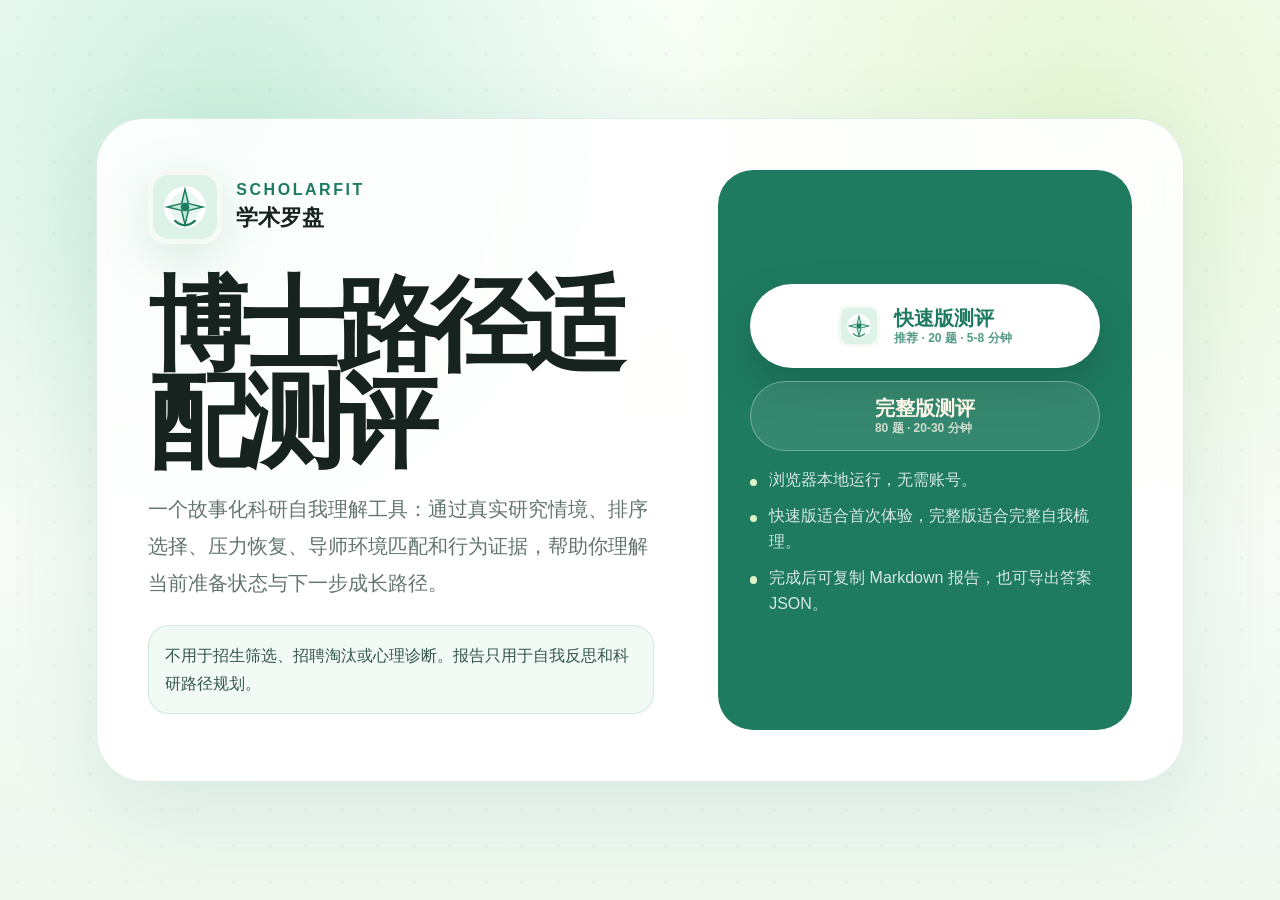
<file: index.html>
<!doctype html>
<html lang="zh-CN">
  <head>
    <meta charset="utf-8" />
    <meta name="viewport" content="width=device-width, initial-scale=1" />
    <title>ScholarFit 学术罗盘</title>
    <link rel="icon" href="web/assets/logo.svg" type="image/svg+xml" />
    <style>
      :root {
        --paper: #f7fbf6;
        --ink: #17231f;
        --forest: #1e7b5f;
        --matcha: #bfead6;
        --mint: #edf8f0;
        --lime: #dff3c9;
        --line: rgba(30, 123, 95, 0.14);
        --sans: "Avenir Next", "PingFang SC", "Microsoft YaHei", "Hiragino Sans GB", sans-serif;
      }

      * {
        box-sizing: border-box;
      }

      body {
        margin: 0;
        min-height: 100vh;
        color: var(--ink);
        font-family: var(--sans);
        background:
          radial-gradient(circle at 18% 14%, rgba(191, 234, 214, 0.78), transparent 29rem),
          radial-gradient(circle at 84% 12%, rgba(223, 243, 201, 0.76), transparent 30rem),
          linear-gradient(180deg, #fbfffb 0%, var(--paper) 56%, #eef8ef 100%);
      }

      body::before {
        content: "";
        position: fixed;
        inset: 0;
        pointer-events: none;
        opacity: 0.48;
        background-image:
          radial-gradient(circle at 18px 18px, rgba(30, 123, 95, 0.08) 1.5px, transparent 2px);
        background-size: 36px 36px;
      }

      .page {
        position: relative;
        display: grid;
        min-height: 100vh;
        place-items: center;
        padding: clamp(1rem, 4vw, 3rem);
      }

      .card {
        display: grid;
        grid-template-columns: minmax(0, 1.1fr) minmax(17rem, 0.9fr);
        gap: clamp(1.5rem, 5vw, 4rem);
        width: min(68rem, 100%);
        padding: clamp(1.4rem, 4vw, 3.5rem);
        border: 1px solid var(--line);
        border-radius: clamp(1.6rem, 4vw, 3rem);
        background: rgba(255, 255, 255, 0.88);
        box-shadow: 0 28px 90px rgba(30, 123, 95, 0.12);
        backdrop-filter: blur(20px);
      }

      .logo-lockup {
        display: flex;
        align-items: center;
        gap: 0.9rem;
      }

      .logo-lockup img {
        width: 4.6rem;
        height: 4.6rem;
        filter: drop-shadow(0 14px 24px rgba(30, 123, 95, 0.16));
      }

      .brand {
        display: grid;
        gap: 0.2rem;
      }

      .brand span {
        color: var(--forest);
        font-weight: 900;
        letter-spacing: 0.16em;
        text-transform: uppercase;
      }

      .brand strong {
        font-size: 1.4rem;
      }

      h1 {
        margin: 2rem 0 1rem;
        max-width: 12ch;
        font-size: clamp(3rem, 8vw, 7rem);
        line-height: 0.95;
        letter-spacing: -0.08em;
        font-weight: 900;
      }

      .lead {
        max-width: 42rem;
        color: #63766d;
        font-size: clamp(1.05rem, 2vw, 1.28rem);
        line-height: 1.8;
      }

      .launch-panel {
        display: grid;
        align-content: center;
        gap: 1rem;
        padding: clamp(1.2rem, 3vw, 2rem);
        border-radius: 2.2rem;
        background:
          linear-gradient(150deg, rgba(30, 123, 95, 0.96), rgba(30, 123, 95, 0.86)),
          var(--forest);
        color: #ffffff;
      }

      .launch-button {
        display: flex;
        align-items: center;
        justify-content: center;
        gap: 0.9rem;
        width: 100%;
        min-height: 5.25rem;
        padding: 1rem 1.2rem;
        border: 0;
        border-radius: 999px;
        color: var(--forest);
        background: #ffffff;
        box-shadow: 0 18px 44px rgba(0, 0, 0, 0.16);
        cursor: pointer;
        font: 900 1.25rem/1 var(--sans);
        text-decoration: none;
        transition: transform 180ms ease, box-shadow 180ms ease;
      }

      .launch-buttons {
        display: grid;
        gap: 0.85rem;
      }

      .launch-button:hover {
        transform: translateY(-2px);
        box-shadow: 0 22px 54px rgba(0, 0, 0, 0.26);
      }

      .launch-button img {
        width: 2.6rem;
        height: 2.6rem;
      }

      .launch-button.secondary {
        min-height: 4rem;
        color: #fff8ea;
        border: 1px solid rgba(255, 255, 255, 0.3);
        background: rgba(255, 255, 255, 0.1);
        box-shadow: none;
      }

      .launch-button small {
        display: block;
        margin-top: 0.25rem;
        font-size: 0.75rem;
        font-weight: 700;
        opacity: 0.76;
      }

      .meta {
        display: grid;
        gap: 0.65rem;
        margin: 0;
        padding: 0;
        list-style: none;
        color: rgba(255, 255, 255, 0.82);
        line-height: 1.6;
      }

      .meta li {
        padding-left: 1.2rem;
        position: relative;
      }

      .meta li::before {
        content: "";
        position: absolute;
        left: 0;
        top: 0.72em;
        width: 0.45rem;
        height: 0.45rem;
        border-radius: 999px;
        background: var(--lime);
      }

      .boundary {
        margin-top: 1.5rem;
        padding: 1rem;
        border: 1px solid rgba(30, 123, 95, 0.14);
        border-radius: 1.3rem;
        color: #35574b;
        background: #f1faf4;
        line-height: 1.7;
      }

      @media (max-width: 820px) {
        .card {
          grid-template-columns: 1fr;
        }

        h1 {
          max-width: 100%;
        }
      }
    </style>
  </head>
  <body>
    <main class="page">
      <section class="card" aria-labelledby="title">
        <div>
          <div class="logo-lockup">
            <img src="web/assets/logo.svg" alt="ScholarFit logo" />
            <div class="brand">
              <span>ScholarFit</span>
              <strong>学术罗盘</strong>
            </div>
          </div>
          <h1 id="title">博士路径适配测评</h1>
          <p class="lead">
            一个故事化科研自我理解工具：通过真实研究情境、排序选择、压力恢复、导师环境匹配和行为证据，帮助你理解当前准备状态与下一步成长路径。
          </p>
          <p class="boundary">
            不用于招生筛选、招聘淘汰或心理诊断。报告只用于自我反思和科研路径规划。
          </p>
        </div>

        <aside class="launch-panel">
          <div class="launch-buttons">
            <a class="launch-button" href="web/index.html?mode=quick">
              <img src="web/assets/logo.svg" alt="" />
              <span>快速版测评<small>推荐 · 20 题 · 5-8 分钟</small></span>
            </a>
            <a class="launch-button secondary" href="web/index.html?mode=full">
              <span>完整版测评<small>80 题 · 20-30 分钟</small></span>
            </a>
          </div>
          <ul class="meta">
            <li>浏览器本地运行，无需账号。</li>
            <li>快速版适合首次体验，完整版适合完整自我梳理。</li>
            <li>完成后可复制 Markdown 报告，也可导出答案 JSON。</li>
          </ul>
        </aside>
      </section>
    </main>
  </body>
</html>
</file>
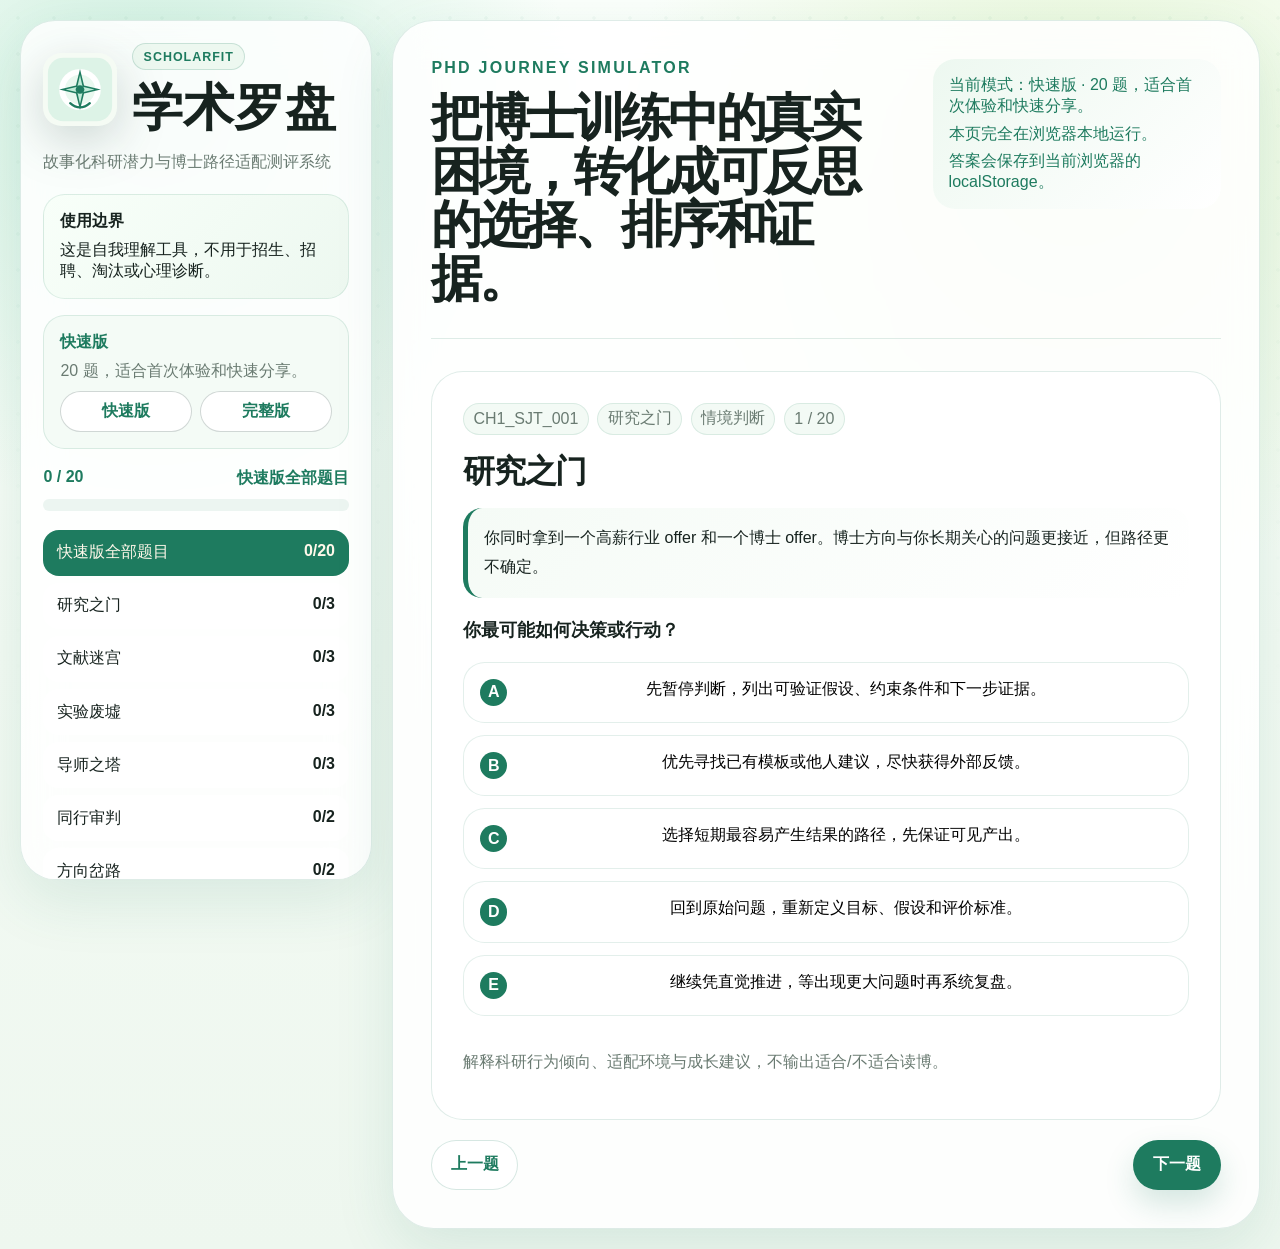
<file: web/index.html>
<!doctype html>
<html lang="zh-CN">
  <head>
    <meta charset="utf-8" />
    <meta name="viewport" content="width=device-width, initial-scale=1" />
    <title>ScholarFit 学术罗盘</title>
    <meta name="theme-color" content="#1e7b5f" />
    <link rel="icon" href="assets/logo.svg" type="image/svg+xml" />
    <link rel="manifest" href="manifest.webmanifest" />
    <link rel="stylesheet" href="styles.css" />
  </head>
  <body>
    <div class="shell">
      <aside class="side-panel">
        <div class="app-logo">
          <img src="assets/logo.svg" alt="ScholarFit logo" />
          <div>
            <div class="brand-mark">ScholarFit</div>
            <h1>学术罗盘</h1>
          </div>
        </div>
        <p class="subtitle">故事化科研潜力与博士路径适配测评系统</p>
        <div class="boundary-card">
          <strong>使用边界</strong>
          <span>这是自我理解工具，不用于招生、招聘、淘汰或心理诊断。</span>
        </div>
        <div class="mode-card">
          <strong id="modeTitle">快速版</strong>
          <span id="modeDescription">20 题，适合首次体验。</span>
          <div class="mode-actions">
            <a href="index.html?mode=quick">快速版</a>
            <a href="index.html?mode=full">完整版</a>
          </div>
        </div>
        <div class="progress-wrap">
          <div class="progress-copy">
            <span id="progressText">0 / 80</span>
            <span id="chapterText">全部章节</span>
          </div>
          <div class="progress-track">
            <div id="progressBar" class="progress-bar"></div>
          </div>
        </div>
        <nav id="chapterNav" class="chapter-nav" aria-label="章节"></nav>
        <div class="side-actions">
          <button id="showReportButton" class="primary-button" type="button">生成报告</button>
          <button id="clearButton" class="ghost-button" type="button">清空本机答案</button>
        </div>
      </aside>

      <main class="main-panel">
        <section class="hero">
          <div>
            <p class="eyebrow">PhD Journey Simulator</p>
            <h2>把博士训练中的真实困境，转化成可反思的选择、排序和证据。</h2>
          </div>
          <div class="hero-note">
            <span id="modeText">当前模式：快速版</span>
            <span>本页完全在浏览器本地运行。</span>
            <span>答案会保存到当前浏览器的 localStorage。</span>
          </div>
        </section>

        <section id="itemStage" class="item-stage" aria-live="polite"></section>

        <section class="navigation-row">
          <button id="prevButton" class="ghost-button" type="button">上一题</button>
          <button id="nextButton" class="primary-button" type="button">下一题</button>
        </section>

        <section id="reportPanel" class="report-panel hidden"></section>
      </main>
    </div>

    <script src="items.generated.js"></script>
    <script src="app.js"></script>
  </body>
</html>
</file>
<file: web/styles.css>
:root {
  --paper: #f7fbf6;
  --paper-strong: #ffffff;
  --ink: #17231f;
  --muted: #6a7b72;
  --line: rgba(30, 123, 95, 0.14);
  --forest: #1e7b5f;
  --moss: #70b894;
  --ember: #8ccfaf;
  --gold: #dff3c9;
  --aqua: #bfead6;
  --mint: #edf8f0;
  --shadow: 0 20px 60px rgba(30, 123, 95, 0.12);
  --serif: "Avenir Next", "PingFang SC", "Microsoft YaHei", "Hiragino Sans GB", sans-serif;
  --sans: "Avenir Next", "PingFang SC", "Microsoft YaHei", "Hiragino Sans GB", sans-serif;
}

* {
  box-sizing: border-box;
}

body {
  margin: 0;
  min-height: 100vh;
  color: var(--ink);
  font-family: var(--sans);
  background:
    radial-gradient(circle at 12% 8%, rgba(191, 234, 214, 0.72), transparent 26rem),
    radial-gradient(circle at 84% 12%, rgba(223, 243, 201, 0.72), transparent 28rem),
    linear-gradient(180deg, #fbfffb 0%, #f3faf3 52%, #eef7ef 100%);
}

body::before {
  content: "";
  position: fixed;
  inset: 0;
  pointer-events: none;
  opacity: 0.5;
  background-image:
    radial-gradient(circle at 18px 18px, rgba(30, 123, 95, 0.08) 1.5px, transparent 2px);
  background-size: 36px 36px;
  mask-image: linear-gradient(to bottom, black, transparent 86%);
}

button,
input,
textarea {
  font: inherit;
}

button {
  border: 0;
}

.shell {
  position: relative;
  display: grid;
  grid-template-columns: 22rem minmax(0, 1fr);
  gap: 1.25rem;
  min-height: 100vh;
  padding: 1.25rem;
}

.side-panel,
.main-panel {
  border: 1px solid var(--line);
  background: rgba(255, 255, 255, 0.86);
  box-shadow: var(--shadow);
  backdrop-filter: blur(20px);
}

.side-panel {
  position: sticky;
  top: 1.25rem;
  height: calc(100vh - 2.5rem);
  overflow: auto;
  border-radius: 2.2rem;
  padding: 1.4rem;
}

.main-panel {
  min-width: 0;
  border-radius: 2.6rem;
  padding: clamp(1.25rem, 3vw, 2.6rem);
}

.brand-mark {
  display: inline-flex;
  align-items: center;
  padding: 0.34rem 0.65rem;
  border: 1px solid rgba(30, 123, 95, 0.18);
  border-radius: 999px;
  color: var(--forest);
  background: var(--mint);
  font-family: var(--sans);
  font-size: 0.78rem;
  font-weight: 900;
  letter-spacing: 0.08em;
  text-transform: uppercase;
}

.app-logo {
  display: flex;
  align-items: center;
  gap: 0.95rem;
}

.app-logo img {
  width: 4.6rem;
  height: 4.6rem;
  flex: 0 0 auto;
  filter: drop-shadow(0 14px 24px rgba(22, 57, 47, 0.2));
}

h1,
h2,
h3 {
  font-family: var(--sans);
  margin: 0;
  line-height: 1.05;
}

h1 {
  margin-top: 0.7rem;
  font-size: clamp(1.8rem, 4vw, 3.4rem);
}

h2 {
  max-width: 48rem;
  font-size: clamp(2rem, 4vw, 4.3rem);
  letter-spacing: -0.07em;
  font-weight: 900;
}

h3 {
  font-size: clamp(1.35rem, 2.5vw, 2.25rem);
  letter-spacing: -0.04em;
  font-weight: 900;
}

.subtitle,
.muted,
.item-meta,
.report-note {
  color: var(--muted);
}

.subtitle {
  margin: 0.8rem 0 1.2rem;
  line-height: 1.7;
}

.boundary-card {
  display: grid;
  gap: 0.45rem;
  margin: 1rem 0;
  padding: 1rem;
  border: 1px solid rgba(30, 123, 95, 0.12);
  border-radius: 1.35rem;
  background: linear-gradient(135deg, #f8fff9, #edf8f0);
}

.mode-card {
  display: grid;
  gap: 0.55rem;
  margin: 1rem 0;
  padding: 1rem;
  border: 1px solid rgba(30, 123, 95, 0.13);
  border-radius: 1.35rem;
  background: #f4fbf6;
}

.mode-card strong {
  color: var(--forest);
}

.mode-card span {
  color: var(--muted);
}

.mode-actions {
  display: grid;
  grid-template-columns: 1fr 1fr;
  gap: 0.5rem;
}

.mode-actions a {
  display: inline-flex;
  justify-content: center;
  padding: 0.55rem 0.7rem;
  border: 1px solid rgba(22, 57, 47, 0.2);
  border-radius: 999px;
  color: var(--forest);
  background: #ffffff;
  font-weight: 800;
  text-decoration: none;
}

.progress-wrap {
  display: grid;
  gap: 0.6rem;
  margin: 1.2rem 0;
}

.progress-copy {
  display: flex;
  justify-content: space-between;
  gap: 1rem;
  color: var(--forest);
  font-weight: 800;
}

.progress-track {
  height: 0.75rem;
  overflow: hidden;
  border-radius: 999px;
  background: rgba(30, 123, 95, 0.08);
}

.progress-bar {
  width: 0%;
  height: 100%;
  border-radius: inherit;
  background: linear-gradient(90deg, #1e7b5f, #70b894, #dff3c9);
  transition: width 220ms ease;
}

.chapter-nav {
  display: grid;
  gap: 0.45rem;
  margin-top: 1rem;
}

.chapter-button {
  display: flex;
  justify-content: space-between;
  gap: 0.75rem;
  width: 100%;
  padding: 0.78rem 0.85rem;
  border-radius: 1rem;
  color: var(--ink);
  background: #ffffff;
  cursor: pointer;
  text-align: left;
  transition: transform 180ms ease, background 180ms ease;
}

.chapter-button:hover {
  transform: translateX(3px);
  background: rgba(255, 255, 255, 0.66);
}

.chapter-button.active {
  color: #fff8ea;
  background: var(--forest);
}

.side-actions {
  display: grid;
  gap: 0.65rem;
  margin-top: 1rem;
}

.primary-button,
.ghost-button,
.small-button {
  border-radius: 999px;
  cursor: pointer;
  transition: transform 160ms ease, box-shadow 160ms ease, background 160ms ease;
}

.primary-button {
  padding: 0.9rem 1.25rem;
  color: #ffffff;
  background: var(--forest);
  box-shadow: 0 14px 30px rgba(30, 123, 95, 0.18);
  font-weight: 900;
}

.ghost-button {
  padding: 0.85rem 1.15rem;
  color: var(--forest);
  border: 1px solid rgba(30, 123, 95, 0.18);
  background: #ffffff;
  font-weight: 800;
}

.small-button {
  padding: 0.45rem 0.7rem;
  color: var(--forest);
  border: 1px solid rgba(30, 123, 95, 0.18);
  background: #ffffff;
}

.primary-button:hover,
.ghost-button:hover,
.small-button:hover {
  transform: translateY(-1px);
}

.hero {
  display: flex;
  justify-content: space-between;
  gap: 2rem;
  align-items: flex-start;
  padding-bottom: 2rem;
  border-bottom: 1px solid var(--line);
}

.eyebrow {
  margin: 0 0 0.85rem;
  color: var(--forest);
  font-weight: 800;
  letter-spacing: 0.14em;
  text-transform: uppercase;
}

.hero-note {
  display: grid;
  gap: 0.4rem;
  min-width: min(100%, 18rem);
  padding: 1rem;
  border-radius: 1.4rem;
  color: var(--forest);
  background: linear-gradient(135deg, #edf8f0, #ffffff);
}

.item-stage {
  margin-top: 2rem;
}

.item-card,
.report-panel {
  border: 1px solid var(--line);
  border-radius: 2rem;
  background: rgba(255, 255, 255, 0.9);
}

.item-card {
  display: grid;
  gap: 1.25rem;
  padding: clamp(1rem, 2.4vw, 2rem);
  animation: reveal 260ms ease both;
}

@keyframes reveal {
  from {
    opacity: 0;
    transform: translateY(10px);
  }
  to {
    opacity: 1;
    transform: translateY(0);
  }
}

.item-meta {
  display: flex;
  flex-wrap: wrap;
  gap: 0.55rem;
}

.pill {
  display: inline-flex;
  align-items: center;
  padding: 0.28rem 0.58rem;
  border-radius: 999px;
  border: 1px solid rgba(30, 123, 95, 0.12);
  background: #f3faf5;
}

.scenario {
  padding: 1rem;
  border-left: 0.35rem solid var(--forest);
  border-radius: 1.2rem;
  background: linear-gradient(135deg, #f5fbf6, #ffffff);
  line-height: 1.8;
}

.question {
  font-size: 1.12rem;
  font-weight: 800;
}

.option-grid {
  display: grid;
  gap: 0.75rem;
}

.option-card {
  display: grid;
  grid-template-columns: auto 1fr;
  gap: 0.75rem;
  align-items: start;
  padding: 1rem;
  border: 1px solid rgba(30, 123, 95, 0.12);
  border-radius: 1.35rem;
  background: #ffffff;
  cursor: pointer;
}

.option-card.selected {
  border-color: rgba(30, 123, 95, 0.5);
  background: #eff9f3;
}

.option-key {
  display: inline-grid;
  place-items: center;
  width: 1.7rem;
  height: 1.7rem;
  border-radius: 50%;
  color: #ffffff;
  background: var(--forest);
  font-weight: 800;
}

.ranking-list {
  display: grid;
  gap: 0.7rem;
  counter-reset: rank;
}

.rank-row {
  display: grid;
  grid-template-columns: auto 1fr auto;
  gap: 0.8rem;
  align-items: center;
  padding: 0.85rem;
  border: 1px solid rgba(30, 123, 95, 0.12);
  border-radius: 1.25rem;
  background: #ffffff;
}

.rank-row::before {
  counter-increment: rank;
  content: counter(rank);
  display: grid;
  place-items: center;
  width: 2rem;
  height: 2rem;
  border-radius: 50%;
  color: var(--forest);
  background: #e3f5e8;
  font-weight: 900;
}

.rank-actions {
  display: flex;
  gap: 0.35rem;
}

.slider-wrap {
  display: grid;
  gap: 0.85rem;
}

.slider-labels {
  display: flex;
  justify-content: space-between;
  gap: 1rem;
  color: var(--muted);
}

input[type="range"] {
  width: 100%;
  accent-color: var(--ember);
}

.textarea {
  width: 100%;
  min-height: 11rem;
  padding: 1rem;
  resize: vertical;
  border: 1px solid rgba(29, 33, 28, 0.16);
  border-radius: 1.35rem;
  color: var(--ink);
  background: #ffffff;
  line-height: 1.7;
}

.checkbox-grid {
  display: grid;
  gap: 0.7rem;
}

.navigation-row {
  display: flex;
  justify-content: space-between;
  gap: 1rem;
  margin-top: 1.2rem;
}

.report-panel {
  margin-top: 1.5rem;
  padding: clamp(1rem, 2.4vw, 2rem);
}

.report-header {
  display: flex;
  justify-content: space-between;
  gap: 1rem;
  align-items: flex-start;
  margin-bottom: 1.25rem;
}

.report-actions {
  display: flex;
  flex-wrap: wrap;
  gap: 0.55rem;
}

.profile-grid {
  display: grid;
  grid-template-columns: repeat(2, minmax(0, 1fr));
  gap: 1rem;
}

.profile-card {
  padding: 1rem;
  border: 1px solid rgba(29, 33, 28, 0.12);
  border-radius: 1.35rem;
  background: #ffffff;
}

.construct-row {
  display: grid;
  gap: 0.35rem;
  margin-top: 0.85rem;
}

.construct-top {
  display: flex;
  justify-content: space-between;
  gap: 0.8rem;
  font-size: 0.92rem;
}

.score-track {
  position: relative;
  height: 0.55rem;
  overflow: hidden;
  border-radius: 999px;
  background: rgba(30, 123, 95, 0.09);
}

.score-bar {
  height: 100%;
  border-radius: inherit;
  background: linear-gradient(90deg, #1e7b5f, #bfead6);
}

.hidden {
  display: none;
}

@media (max-width: 980px) {
  .shell {
    grid-template-columns: 1fr;
  }

  .side-panel {
    position: static;
    height: auto;
  }

  .hero {
    flex-direction: column;
  }

  .profile-grid {
    grid-template-columns: 1fr;
  }
}

@media (max-width: 560px) {
  .shell {
    padding: 0.65rem;
  }

  .side-panel,
  .main-panel {
    border-radius: 1.35rem;
  }

  .rank-row {
    grid-template-columns: auto 1fr;
  }

  .rank-actions {
    grid-column: 1 / -1;
  }

  .navigation-row,
  .report-header {
    flex-direction: column;
  }
}
</file>
